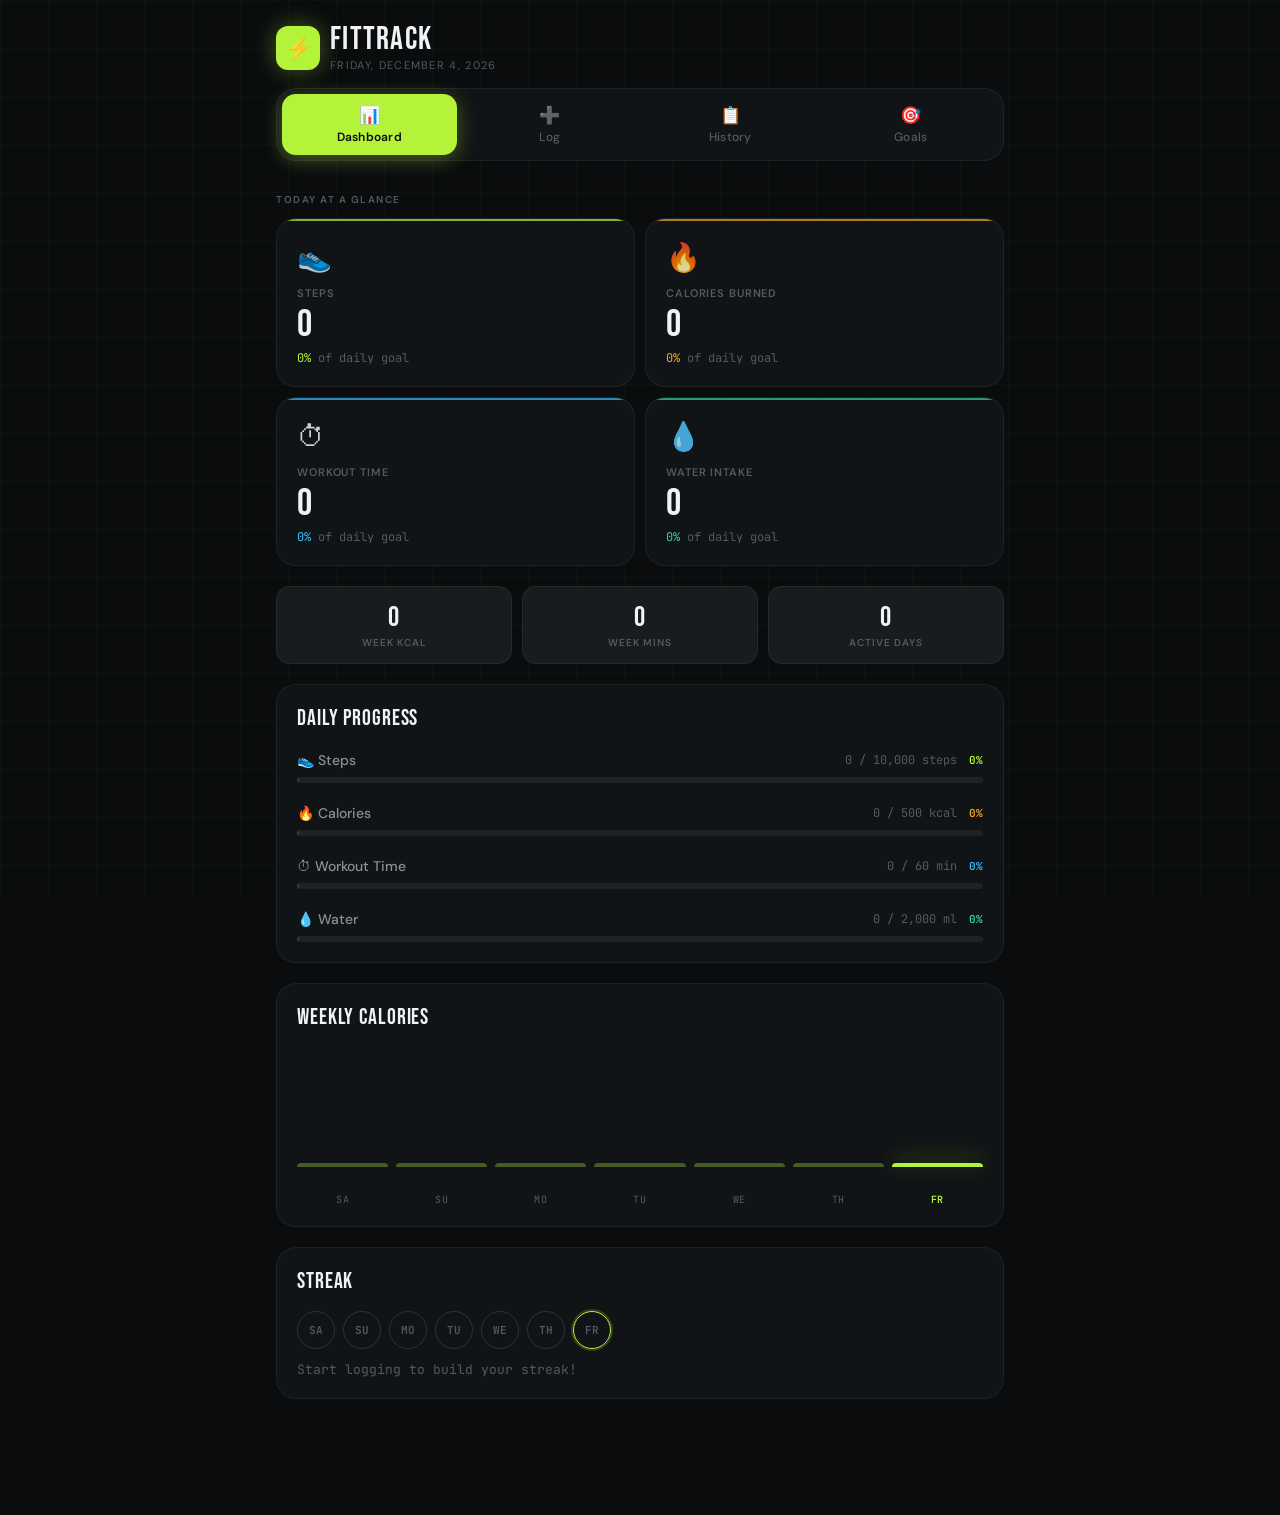
<file: FitTrack/index.html>
<!DOCTYPE html>
<html lang="en">
<head>
  <meta charset="UTF-8">
  <meta name="viewport" content="width=device-width, initial-scale=1.0">
  <title>FitTrack — Your Personal Fitness Tracker</title>
  <link rel="stylesheet" href="style.css">
</head>
<body>

<div class="app">

  <!-- ─── HEADER ─── -->
  <header class="header">
    <div class="header-logo">
      <div class="logo-mark">⚡</div>
      <div>
        <div class="logo-text">FITTRACK</div>
        <div class="logo-sub" id="today-label">Loading...</div>
      </div>
    </div>
    <div class="header-right">
      <div id="streak-badge" class="streak-badge hidden">
        🔥 0 day streak
      </div>
    </div>
  </header>

  <!-- ─── NAVIGATION ─── -->
  <nav class="nav">
    <button class="nav-btn active" onclick="switchTab('dashboard', this)">
      <span class="nav-icon">📊</span>
      Dashboard
    </button>
    <button class="nav-btn" onclick="switchTab('log', this)">
      <span class="nav-icon">➕</span>
      Log
    </button>
    <button class="nav-btn" onclick="switchTab('history', this)">
      <span class="nav-icon">📋</span>
      History
    </button>
    <button class="nav-btn" onclick="switchTab('goals', this)">
      <span class="nav-icon">🎯</span>
      Goals
    </button>
  </nav>

  <!-- ════════════════════════════════
       SCREEN: DASHBOARD
  ════════════════════════════════ -->
  <section id="screen-dashboard" class="screen active">

    <p class="section-label">Today at a glance</p>

    <div class="metric-grid">
      <div class="metric-card" style="--accent: #b5f23a;">
        <span class="big-icon">👟</span>
        <div class="metric-label">Steps</div>
        <div class="metric-value" id="d-steps">0</div>
        <div class="metric-pct" id="d-steps-pct"><span>0%</span> of daily goal</div>
      </div>

      <div class="metric-card" style="--accent: #f5a623;">
        <span class="big-icon">🔥</span>
        <div class="metric-label">Calories Burned</div>
        <div class="metric-value" id="d-cal">0 <span class="metric-unit">kcal</span></div>
        <div class="metric-pct" id="d-cal-pct"><span>0%</span> of daily goal</div>
      </div>

      <div class="metric-card" style="--accent: #38bdf8;">
        <span class="big-icon">⏱</span>
        <div class="metric-label">Workout Time</div>
        <div class="metric-value" id="d-time">0 <span class="metric-unit">min</span></div>
        <div class="metric-pct" id="d-time-pct"><span>0%</span> of daily goal</div>
      </div>

      <div class="metric-card" style="--accent: #34d399;">
        <span class="big-icon">💧</span>
        <div class="metric-label">Water Intake</div>
        <div class="metric-value" id="d-water">0 <span class="metric-unit">ml</span></div>
        <div class="metric-pct" id="d-water-pct"><span>0%</span> of daily goal</div>
      </div>
    </div>

    <!-- Weekly stat band -->
    <div class="stat-band">
      <div class="stat-pill">
        <div class="stat-pill-val" id="stat-week-cal">0</div>
        <div class="stat-pill-label">Week Kcal</div>
      </div>
      <div class="stat-pill">
        <div class="stat-pill-val" id="stat-week-time">0</div>
        <div class="stat-pill-label">Week Mins</div>
      </div>
      <div class="stat-pill">
        <div class="stat-pill-val" id="stat-active-days">0</div>
        <div class="stat-pill-label">Active Days</div>
      </div>
    </div>

    <!-- Progress bars -->
    <div class="card">
      <div class="card-title">Daily Progress</div>

      <div class="progress-row">
        <div class="progress-header">
          <span class="progress-name">👟 Steps</span>
          <span>
            <span class="progress-nums" id="prog-steps-txt">0 / 10,000 steps</span>
            <span class="progress-pct" style="color:#b5f23a;" id="prog-steps-pct">0%</span>
          </span>
        </div>
        <div class="bar-track">
          <div class="bar-fill" id="prog-steps" style="background:#b5f23a; width:0%;"></div>
        </div>
      </div>

      <div class="progress-row">
        <div class="progress-header">
          <span class="progress-name">🔥 Calories</span>
          <span>
            <span class="progress-nums" id="prog-cal-txt">0 / 500 kcal</span>
            <span class="progress-pct" style="color:#f5a623;" id="prog-cal-pct">0%</span>
          </span>
        </div>
        <div class="bar-track">
          <div class="bar-fill" id="prog-cal" style="background:#f5a623; width:0%;"></div>
        </div>
      </div>

      <div class="progress-row">
        <div class="progress-header">
          <span class="progress-name">⏱ Workout Time</span>
          <span>
            <span class="progress-nums" id="prog-time-txt">0 / 60 min</span>
            <span class="progress-pct" style="color:#38bdf8;" id="prog-time-pct">0%</span>
          </span>
        </div>
        <div class="bar-track">
          <div class="bar-fill" id="prog-time" style="background:#38bdf8; width:0%;"></div>
        </div>
      </div>

      <div class="progress-row">
        <div class="progress-header">
          <span class="progress-name">💧 Water</span>
          <span>
            <span class="progress-nums" id="prog-water-txt">0 / 2,000 ml</span>
            <span class="progress-pct" style="color:#34d399;" id="prog-water-pct">0%</span>
          </span>
        </div>
        <div class="bar-track">
          <div class="bar-fill" id="prog-water" style="background:#34d399; width:0%;"></div>
        </div>
      </div>
    </div>

    <!-- Weekly chart -->
    <div class="card">
      <div class="card-title">Weekly Calories</div>
      <div class="week-chart" id="week-bars"></div>
      <div class="week-labels" id="week-labels"></div>
    </div>

    <!-- Streak -->
    <div class="card">
      <div class="card-title">Streak</div>
      <div class="streak-dots" id="streak-dots"></div>
      <p style="font-size:13px; color:var(--text-3); margin-top:12px; font-family:var(--font-mono);" id="streak-text"></p>
    </div>

  </section>

  <!-- ════════════════════════════════
       SCREEN: LOG ACTIVITY
  ════════════════════════════════ -->
  <section id="screen-log" class="screen">

    <p class="section-label">What did you do today?</p>

    <div class="card">

      <!-- Activity type -->
      <div class="form-group">
        <label class="form-label">Activity Type</label>
        <div class="type-grid">
          <button class="type-btn selected" onclick="selectType(this,'Running','🏃')">
            <span class="t-icon">🏃</span>Running
          </button>
          <button class="type-btn" onclick="selectType(this,'Cycling','🚴')">
            <span class="t-icon">🚴</span>Cycling
          </button>
          <button class="type-btn" onclick="selectType(this,'Swimming','🏊')">
            <span class="t-icon">🏊</span>Swimming
          </button>
          <button class="type-btn" onclick="selectType(this,'Strength','🏋️')">
            <span class="t-icon">🏋️</span>Strength
          </button>
          <button class="type-btn" onclick="selectType(this,'Yoga','🧘')">
            <span class="t-icon">🧘</span>Yoga
          </button>
          <button class="type-btn" onclick="selectType(this,'Walking','🚶')">
            <span class="t-icon">🚶</span>Walking
          </button>
        </div>
      </div>

      <!-- Duration + Calories -->
      <div class="form-group">
        <div class="form-row-2">
          <div>
            <label class="form-label">Duration (min)</label>
            <input class="form-input" type="number" id="inp-duration" placeholder="30" min="1" max="600">
          </div>
          <div>
            <label class="form-label">Calories burned</label>
            <input class="form-input" type="number" id="inp-calories" placeholder="250" min="0" max="9999">
          </div>
        </div>
      </div>

      <!-- Steps + Water -->
      <div class="form-group">
        <div class="form-row-2">
          <div>
            <label class="form-label">Steps (optional)</label>
            <input class="form-input" type="number" id="inp-steps" placeholder="6000" min="0">
          </div>
          <div>
            <label class="form-label">Water (ml)</label>
            <input class="form-input" type="number" id="inp-water" placeholder="500" min="0">
          </div>
        </div>
      </div>

      <!-- Notes -->
      <div class="form-group">
        <label class="form-label">Notes (optional)</label>
        <input class="form-input form-input-text" type="text" id="inp-notes" placeholder="e.g. Morning run along the river…">
      </div>

      <div class="msg msg-error" id="log-err"></div>
      <button class="submit-btn" onclick="logActivity()">LOG ACTIVITY</button>
      <div class="msg msg-success" id="log-ok">✓ Activity logged successfully!</div>

    </div>
  </section>

  <!-- ════════════════════════════════
       SCREEN: HISTORY
  ════════════════════════════════ -->
  <section id="screen-history" class="screen">

    <p class="section-label">All logged activities</p>
    <div class="log-list" id="history-list"></div>

  </section>

  <!-- ════════════════════════════════
       SCREEN: GOALS
  ════════════════════════════════ -->
  <section id="screen-goals" class="screen">

    <p class="section-label">Set your daily targets</p>

    <div class="card" style="padding-bottom:8px;">

      <div class="goal-row">
        <span class="goal-icon">👟</span>
        <span class="goal-label">Steps target</span>
        <input class="form-input" type="number" id="g-steps" placeholder="10000">
      </div>

      <div class="goal-row">
        <span class="goal-icon">🔥</span>
        <span class="goal-label">Calories target (kcal)</span>
        <input class="form-input" type="number" id="g-cal" placeholder="500">
      </div>

      <div class="goal-row">
        <span class="goal-icon">⏱</span>
        <span class="goal-label">Workout time (min)</span>
        <input class="form-input" type="number" id="g-time" placeholder="60">
      </div>

      <div class="goal-row">
        <span class="goal-icon">💧</span>
        <span class="goal-label">Water intake (ml)</span>
        <input class="form-input" type="number" id="g-water" placeholder="2000">
      </div>

      <div style="padding: 8px 0 12px;">
        <button class="submit-btn" onclick="saveGoals()">SAVE GOALS</button>
        <div class="msg msg-success" id="goals-msg">✓ Goals updated!</div>
      </div>

    </div>

    <p class="section-label" style="margin-top:1.5rem;">Workout minutes — this week</p>
    <div class="card">
      <div class="week-chart" id="week-bars-time"></div>
      <div class="week-labels" id="week-labels-time"></div>
    </div>

  </section>

</div><!-- /app -->

<script src="app.js"></script>
</body>
</html>
</file>
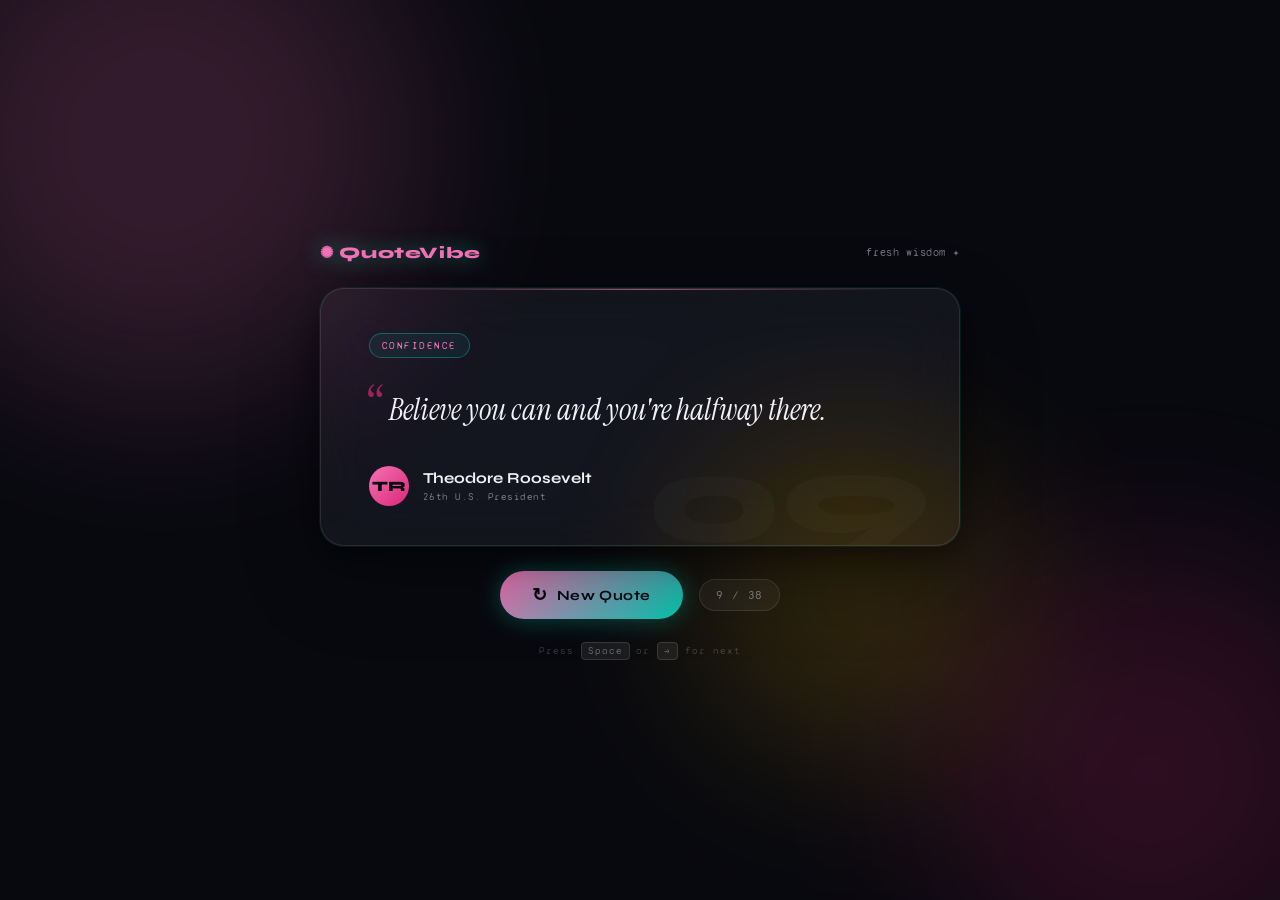
<file: Quote Generator/index.html>
<!DOCTYPE html>
<html lang="en">
<head>
  <meta charset="UTF-8" />
  <meta name="viewport" content="width=device-width, initial-scale=1.0"/>
  <title>QuoteVibe — Daily Inspiration</title>
  <link rel="preconnect" href="https://fonts.googleapis.com" />
  <link rel="preconnect" href="https://fonts.gstatic.com" crossorigin />
  <link href="https://fonts.googleapis.com/css2?family=Syne:wght@400;700;800&family=Syne+Mono&family=Instrument+Serif:ital@0;1&display=swap" rel="stylesheet"/>
  <link rel="stylesheet" href="style.css" />
</head>
<body>

  <!-- Animated background blobs -->
  <div class="bg">
    <div class="blob blob-1"></div>
    <div class="blob blob-2"></div>
    <div class="blob blob-3"></div>
  </div>

  <!-- Main App -->
  <main class="app">

    <!-- Header -->
    <header class="header">
      <span class="logo">✺ QuoteVibe</span>
      <span class="tagline" id="tagline">loading vibe...</span>
    </header>

    <!-- Quote Card -->
    <div class="card" id="card">
      <div class="card-inner">

        <div class="category-badge" id="categoryBadge">Wisdom</div>

        <blockquote class="quote" id="quoteText">
          <!-- Quote injected by JS -->
        </blockquote>

        <div class="author-block">
          <div class="author-avatar" id="authorAvatar"></div>
          <div class="author-info">
            <span class="author-name" id="authorName">—</span>
            <span class="author-meta" id="authorMeta"></span>
          </div>
        </div>

      </div>

      <!-- Decorative number -->
      <span class="bg-number" id="bgNumber">01</span>
    </div>

    <!-- Controls -->
    <div class="controls">
      <button class="btn-new" id="newQuoteBtn">
        <span class="btn-icon">↻</span>
        <span class="btn-label">New Quote</span>
      </button>

      <div class="counter-pill" id="counterPill">1 / 30</div>
    </div>

    <!-- Keyboard hint -->
    <p class="kbd-hint">
      Press <kbd>Space</kbd> or <kbd>→</kbd> for next
    </p>

  </main>

  <script src="script.js"></script>
</body>
</html>
</file>
<file: FitTrack/style.css>
@import url('https://fonts.googleapis.com/css2?family=Bebas+Neue&family=DM+Sans:wght@300;400;500;600&family=JetBrains+Mono:wght@400;600&display=swap');

/* ─── RESET & BASE ─── */
*, *::before, *::after { box-sizing: border-box; margin: 0; padding: 0; }

:root {
  --bg-deep:    #0a0c0e;
  --bg-card:    #111416;
  --bg-raised:  #181c1f;
  --bg-hover:   #1e2328;
  --border:     rgba(255,255,255,0.06);
  --border-md:  rgba(255,255,255,0.12);
  --border-hi:  rgba(255,255,255,0.22);

  --neon:       #b5f23a;
  --neon-dim:   rgba(181,242,58,0.12);
  --neon-glow:  rgba(181,242,58,0.35);
  --amber:      #f5a623;
  --amber-dim:  rgba(245,166,35,0.12);
  --sky:        #38bdf8;
  --sky-dim:    rgba(56,189,248,0.12);
  --coral:      #f87171;
  --coral-dim:  rgba(248,113,113,0.12);
  --teal:       #34d399;
  --teal-dim:   rgba(52,211,153,0.12);

  --text:       #f0f2f4;
  --text-2:     #8a9099;
  --text-3:     #525a63;

  --font-display: 'Bebas Neue', sans-serif;
  --font-body:    'DM Sans', sans-serif;
  --font-mono:    'JetBrains Mono', monospace;

  --r-sm: 8px;
  --r-md: 14px;
  --r-lg: 20px;
  --r-xl: 28px;
}

html { scroll-behavior: smooth; }

body {
  font-family: var(--font-body);
  background: var(--bg-deep);
  color: var(--text);
  min-height: 100vh;
  overflow-x: hidden;
}

/* Animated background grid */
body::before {
  content: '';
  position: fixed;
  inset: 0;
  background-image:
    linear-gradient(rgba(181,242,58,0.03) 1px, transparent 1px),
    linear-gradient(90deg, rgba(181,242,58,0.03) 1px, transparent 1px);
  background-size: 48px 48px;
  pointer-events: none;
  z-index: 0;
}

/* ─── APP SHELL ─── */
.app {
  position: relative;
  z-index: 1;
  max-width: 760px;
  margin: 0 auto;
  padding: 0 1rem 6rem;
}

/* ─── HEADER ─── */
.header {
  display: flex;
  align-items: center;
  padding: 1.5rem 0 1rem;
  gap: 14px;
}

.header-logo {
  display: flex;
  align-items: center;
  gap: 10px;
}

.logo-mark {
  width: 44px;
  height: 44px;
  background: var(--neon);
  border-radius: 12px;
  display: flex;
  align-items: center;
  justify-content: center;
  font-size: 22px;
  box-shadow: 0 0 24px var(--neon-glow);
  flex-shrink: 0;
}

.logo-text {
  font-family: var(--font-display);
  font-size: 32px;
  letter-spacing: 0.04em;
  color: var(--text);
  line-height: 1;
}

.logo-sub {
  font-size: 11px;
  color: var(--text-3);
  letter-spacing: 0.12em;
  text-transform: uppercase;
  margin-top: 2px;
}

.header-right {
  margin-left: auto;
  display: flex;
  align-items: center;
  gap: 14px;
}

.header-date {
  text-align: right;
}

.header-date-day {
  font-size: 13px;
  color: var(--text-2);
  font-family: var(--font-mono);
}

.streak-badge {
  display: flex;
  align-items: center;
  gap: 6px;
  background: var(--neon-dim);
  border: 1px solid rgba(181,242,58,0.25);
  border-radius: 99px;
  padding: 6px 12px;
  font-size: 13px;
  color: var(--neon);
  font-weight: 600;
  font-family: var(--font-mono);
  transition: all 0.3s;
}

.streak-badge.hidden { opacity: 0; pointer-events: none; }

/* ─── NAV ─── */
.nav {
  display: grid;
  grid-template-columns: repeat(4, 1fr);
  gap: 6px;
  background: var(--bg-card);
  border: 1px solid var(--border);
  border-radius: var(--r-lg);
  padding: 5px;
  margin-bottom: 2rem;
  position: sticky;
  top: 12px;
  z-index: 100;
  backdrop-filter: blur(20px);
}

.nav-btn {
  display: flex;
  flex-direction: column;
  align-items: center;
  gap: 3px;
  padding: 10px 6px;
  border: none;
  background: transparent;
  border-radius: var(--r-md);
  font-family: var(--font-body);
  font-size: 12px;
  color: var(--text-3);
  cursor: pointer;
  transition: all 0.2s;
  font-weight: 500;
  letter-spacing: 0.02em;
}

.nav-btn .nav-icon { font-size: 17px; transition: transform 0.2s; }

.nav-btn:hover { color: var(--text-2); background: var(--bg-hover); }
.nav-btn:hover .nav-icon { transform: scale(1.15); }

.nav-btn.active {
  background: var(--neon);
  color: #0a0c0e;
  font-weight: 600;
  box-shadow: 0 4px 20px var(--neon-glow);
}

.nav-btn.active .nav-icon { filter: none; }

/* ─── SCREENS ─── */
.screen { display: none; animation: fadeUp 0.35s ease; }
.screen.active { display: block; }

@keyframes fadeUp {
  from { opacity: 0; transform: translateY(14px); }
  to   { opacity: 1; transform: translateY(0); }
}

/* ─── SECTION LABEL ─── */
.section-label {
  font-size: 10px;
  font-weight: 600;
  letter-spacing: 0.15em;
  text-transform: uppercase;
  color: var(--text-3);
  margin-bottom: 12px;
}

/* ─── METRIC GRID ─── */
.metric-grid {
  display: grid;
  grid-template-columns: repeat(2, minmax(0,1fr));
  gap: 10px;
  margin-bottom: 1.25rem;
}

.metric-card {
  background: var(--bg-card);
  border: 1px solid var(--border);
  border-radius: var(--r-lg);
  padding: 20px;
  position: relative;
  overflow: hidden;
  transition: border-color 0.2s, transform 0.2s;
  cursor: default;
}

.metric-card::before {
  content: '';
  position: absolute;
  top: 0; left: 0;
  right: 0; height: 2px;
  border-radius: 99px 99px 0 0;
  background: var(--accent, var(--neon));
  opacity: 0.7;
}

.metric-card:hover {
  border-color: var(--border-md);
  transform: translateY(-2px);
}

.metric-card .big-icon {
  font-size: 28px;
  margin-bottom: 10px;
  display: block;
  opacity: 0.85;
}

.metric-label {
  font-size: 11px;
  color: var(--text-3);
  letter-spacing: 0.08em;
  text-transform: uppercase;
  font-weight: 600;
  margin-bottom: 6px;
}

.metric-value {
  font-family: var(--font-display);
  font-size: 38px;
  letter-spacing: 0.02em;
  color: var(--text);
  line-height: 1;
}

.metric-unit {
  font-family: var(--font-body);
  font-size: 14px;
  color: var(--text-3);
  font-weight: 400;
}

.metric-pct {
  font-size: 12px;
  color: var(--text-3);
  margin-top: 6px;
  font-family: var(--font-mono);
}

.metric-pct span { color: var(--accent, var(--neon)); }

/* ─── CARD ─── */
.card {
  background: var(--bg-card);
  border: 1px solid var(--border);
  border-radius: var(--r-lg);
  padding: 20px;
  margin-bottom: 1.25rem;
}

.card-title {
  font-family: var(--font-display);
  font-size: 22px;
  letter-spacing: 0.04em;
  color: var(--text);
  margin-bottom: 16px;
}

/* ─── PROGRESS BARS ─── */
.progress-row { margin-bottom: 18px; }
.progress-row:last-child { margin-bottom: 0; }

.progress-header {
  display: flex;
  justify-content: space-between;
  align-items: flex-end;
  margin-bottom: 8px;
}

.progress-name {
  font-size: 14px;
  color: var(--text-2);
  font-weight: 500;
}

.progress-nums {
  font-size: 12px;
  color: var(--text-3);
  font-family: var(--font-mono);
}

.progress-pct {
  font-size: 11px;
  font-family: var(--font-mono);
  font-weight: 600;
  margin-left: 8px;
}

.bar-track {
  height: 6px;
  background: rgba(255,255,255,0.06);
  border-radius: 99px;
  overflow: hidden;
}

.bar-fill {
  height: 100%;
  border-radius: 99px;
  transition: width 0.8s cubic-bezier(0.16,1,0.3,1);
  position: relative;
}

.bar-fill::after {
  content: '';
  position: absolute;
  right: 0; top: 0; bottom: 0;
  width: 8px;
  background: rgba(255,255,255,0.5);
  border-radius: 99px;
  filter: blur(2px);
}

/* ─── WEEKLY BAR CHART ─── */
.week-chart {
  display: flex;
  align-items: flex-end;
  gap: 8px;
  height: 140px;
  padding-bottom: 2px;
}

.week-col {
  flex: 1;
  display: flex;
  flex-direction: column;
  align-items: center;
  height: 100%;
}

.week-bar-wrap {
  flex: 1;
  width: 100%;
  display: flex;
  align-items: flex-end;
}

.week-bar {
  width: 100%;
  border-radius: 6px 6px 0 0;
  min-height: 4px;
  transition: height 0.6s cubic-bezier(0.16,1,0.3,1);
  position: relative;
}

.week-bar.today { box-shadow: 0 -4px 20px var(--neon-glow); }

.week-val {
  font-size: 10px;
  color: var(--text-3);
  font-family: var(--font-mono);
  margin-top: 4px;
  min-height: 14px;
}

.week-labels {
  display: flex;
  gap: 8px;
  margin-top: 6px;
}

.week-label-item {
  flex: 1;
  text-align: center;
  font-size: 10px;
  color: var(--text-3);
  font-family: var(--font-mono);
  letter-spacing: 0.05em;
}

.week-label-item.today { color: var(--neon); font-weight: 600; }

/* ─── STREAK DOTS ─── */
.streak-dots {
  display: flex;
  gap: 8px;
  margin-top: 14px;
}

.streak-dot {
  flex: 1;
  aspect-ratio: 1;
  max-width: 38px;
  border-radius: 50%;
  border: 1px solid var(--border-md);
  display: flex;
  align-items: center;
  justify-content: center;
  font-size: 11px;
  font-weight: 600;
  color: var(--text-3);
  font-family: var(--font-mono);
  transition: all 0.3s;
}

.streak-dot.done {
  background: var(--neon-dim);
  border-color: rgba(181,242,58,0.4);
  color: var(--neon);
  box-shadow: 0 0 14px rgba(181,242,58,0.2);
}

.streak-dot.today-dot {
  border-color: var(--neon);
  box-shadow: 0 0 0 2px rgba(181,242,58,0.2);
}

/* ─── LOG ACTIVITY FORM ─── */
.type-grid {
  display: grid;
  grid-template-columns: repeat(3, 1fr);
  gap: 8px;
  margin-bottom: 20px;
}

.type-btn {
  padding: 14px 8px 12px;
  border: 1px solid var(--border);
  border-radius: var(--r-md);
  background: var(--bg-raised);
  cursor: pointer;
  text-align: center;
  font-family: var(--font-body);
  font-size: 12px;
  color: var(--text-3);
  transition: all 0.2s;
  font-weight: 500;
  letter-spacing: 0.02em;
}

.type-btn .t-icon { font-size: 24px; display: block; margin-bottom: 6px; }

.type-btn:hover {
  border-color: var(--border-md);
  color: var(--text-2);
  transform: translateY(-2px);
}

.type-btn.selected {
  border-color: var(--neon);
  background: var(--neon-dim);
  color: var(--neon);
  font-weight: 600;
  box-shadow: 0 4px 20px var(--neon-glow);
}

.form-group { margin-bottom: 16px; }

.form-label {
  font-size: 11px;
  font-weight: 600;
  letter-spacing: 0.1em;
  text-transform: uppercase;
  color: var(--text-3);
  display: block;
  margin-bottom: 8px;
}

.form-row-2 {
  display: grid;
  grid-template-columns: 1fr 1fr;
  gap: 12px;
}

.form-input, .form-select {
  width: 100%;
  padding: 12px 14px;
  background: var(--bg-raised);
  border: 1px solid var(--border-md);
  border-radius: var(--r-sm);
  color: var(--text);
  font-family: var(--font-mono);
  font-size: 14px;
  transition: all 0.2s;
  -webkit-appearance: none;
}

.form-input::placeholder { color: var(--text-3); }
.form-input:focus, .form-select:focus {
  outline: none;
  border-color: var(--neon);
  box-shadow: 0 0 0 3px rgba(181,242,58,0.12);
}

.form-input-text {
  font-family: var(--font-body);
  font-size: 14px;
}

.submit-btn {
  width: 100%;
  padding: 15px;
  background: var(--neon);
  color: #0a0c0e;
  border: none;
  border-radius: var(--r-md);
  font-family: var(--font-display);
  font-size: 22px;
  letter-spacing: 0.06em;
  cursor: pointer;
  transition: all 0.2s;
  margin-top: 8px;
  box-shadow: 0 4px 30px var(--neon-glow);
}

.submit-btn:hover {
  transform: translateY(-2px);
  box-shadow: 0 8px 40px var(--neon-glow);
}

.submit-btn:active { transform: scale(0.98); }

/* ─── MESSAGES ─── */
.msg {
  font-size: 13px;
  padding: 10px 14px;
  border-radius: var(--r-sm);
  margin-top: 12px;
  display: none;
  font-family: var(--font-mono);
}

.msg-error { background: var(--coral-dim); color: var(--coral); border: 1px solid rgba(248,113,113,0.25); }
.msg-success { background: var(--neon-dim); color: var(--neon); border: 1px solid rgba(181,242,58,0.25); }

/* ─── HISTORY LIST ─── */
.log-list { display: flex; flex-direction: column; gap: 10px; }

.log-item {
  background: var(--bg-card);
  border: 1px solid var(--border);
  border-radius: var(--r-lg);
  padding: 16px 18px;
  display: flex;
  align-items: center;
  gap: 14px;
  transition: all 0.2s;
  animation: fadeUp 0.3s ease;
}

.log-item:hover {
  border-color: var(--border-md);
  transform: translateX(4px);
}

.log-icon {
  width: 46px; height: 46px;
  border-radius: 14px;
  background: var(--neon-dim);
  border: 1px solid rgba(181,242,58,0.2);
  display: flex;
  align-items: center;
  justify-content: center;
  font-size: 22px;
  flex-shrink: 0;
}

.log-info { flex: 1; min-width: 0; }

.log-title {
  font-size: 15px;
  font-weight: 600;
  color: var(--text);
  margin-bottom: 3px;
}

.log-meta {
  font-size: 12px;
  color: var(--text-3);
  font-family: var(--font-mono);
}

.log-notes {
  font-size: 12px;
  color: var(--text-3);
  font-style: italic;
  margin-top: 2px;
  font-family: var(--font-body);
}

.log-right { text-align: right; flex-shrink: 0; }

.log-cal {
  font-family: var(--font-display);
  font-size: 22px;
  color: var(--neon);
  letter-spacing: 0.04em;
  line-height: 1;
}

.log-cal-unit { font-size: 11px; color: var(--text-3); font-family: var(--font-body); }

.log-del {
  background: none;
  border: 1px solid var(--border);
  cursor: pointer;
  color: var(--text-3);
  font-size: 14px;
  padding: 6px 8px;
  border-radius: 8px;
  margin-top: 6px;
  transition: all 0.2s;
  font-family: var(--font-body);
}

.log-del:hover { border-color: var(--coral); color: var(--coral); background: var(--coral-dim); }

/* ─── EMPTY STATE ─── */
.empty-state {
  text-align: center;
  padding: 48px 24px;
  color: var(--text-3);
  font-size: 15px;
  line-height: 1.7;
}

.empty-icon {
  font-size: 48px;
  display: block;
  margin-bottom: 14px;
  opacity: 0.5;
}

/* ─── GOALS ─── */
.goal-row {
  display: flex;
  align-items: center;
  gap: 14px;
  margin-bottom: 14px;
  padding: 14px 16px;
  background: var(--bg-raised);
  border: 1px solid var(--border);
  border-radius: var(--r-md);
  transition: border-color 0.2s;
}

.goal-row:hover { border-color: var(--border-md); }

.goal-icon { font-size: 20px; flex-shrink: 0; }

.goal-label {
  flex: 1;
  font-size: 14px;
  color: var(--text-2);
  font-weight: 500;
}

.goal-row .form-input {
  width: 100px;
  flex-shrink: 0;
  text-align: right;
  padding: 8px 10px;
}

/* ─── STAT BAND ─── */
.stat-band {
  display: grid;
  grid-template-columns: repeat(3, 1fr);
  gap: 10px;
  margin-bottom: 1.25rem;
}

.stat-pill {
  background: var(--bg-raised);
  border: 1px solid var(--border);
  border-radius: var(--r-md);
  padding: 14px 16px;
  text-align: center;
}

.stat-pill-val {
  font-family: var(--font-display);
  font-size: 28px;
  letter-spacing: 0.04em;
  color: var(--text);
}

.stat-pill-label {
  font-size: 10px;
  color: var(--text-3);
  text-transform: uppercase;
  letter-spacing: 0.1em;
  margin-top: 2px;
  font-weight: 600;
}

/* ─── SCROLLBAR ─── */
::-webkit-scrollbar { width: 4px; }
::-webkit-scrollbar-track { background: transparent; }
::-webkit-scrollbar-thumb { background: var(--border-md); border-radius: 99px; }

/* ─── RESPONSIVE ─── */
@media (max-width: 520px) {
  .metric-grid { grid-template-columns: 1fr 1fr; }
  .type-grid { grid-template-columns: repeat(3, 1fr); }
  .form-row-2 { grid-template-columns: 1fr; }
  .stat-band { grid-template-columns: repeat(3, 1fr); }
  .metric-value { font-size: 30px; }
}
</file>
<file: Quote Generator/style.css>
/* ============================================
   QUOTEVIBE — style.css
   Aesthetic: Bold Neon Glassmorphism
   ============================================ */

/* ---------- Reset & Base ---------- */
*, *::before, *::after {
  box-sizing: border-box;
  margin: 0;
  padding: 0;
}

:root {
  --bg-dark:    #08090f;
  --neon-cyan:  #00f5d4;
  --neon-pink:  #ff2d78;
  --neon-amber: #ffc107;
  --glass-bg:   rgba(255, 255, 255, 0.05);
  --glass-border: rgba(255, 255, 255, 0.10);
  --text-bright: #f0f0f8;
  --text-muted:  rgba(240, 240, 248, 0.45);
  --card-radius: 24px;
  --transition:  0.4s cubic-bezier(0.23, 1, 0.32, 1);
}

body {
  background: var(--bg-dark);
  min-height: 100vh;
  display: flex;
  align-items: center;
  justify-content: center;
  font-family: 'Syne', sans-serif;
  color: var(--text-bright);
  overflow: hidden;
}

/* ---------- Animated Background Blobs ---------- */
.bg {
  position: fixed;
  inset: 0;
  z-index: 0;
  pointer-events: none;
}

.blob {
  position: absolute;
  border-radius: 50%;
  filter: blur(90px);
  opacity: 0.18;
  animation: drift 14s ease-in-out infinite alternate;
}

.blob-1 {
  width: 520px; height: 520px;
  background: var(--neon-cyan);
  top: -120px; left: -100px;
  animation-duration: 16s;
}

.blob-2 {
  width: 420px; height: 420px;
  background: var(--neon-pink);
  bottom: -80px; right: -80px;
  animation-duration: 12s;
  animation-delay: -4s;
}

.blob-3 {
  width: 300px; height: 300px;
  background: var(--neon-amber);
  top: 50%; left: 55%;
  animation-duration: 18s;
  animation-delay: -8s;
}

@keyframes drift {
  0%   { transform: translate(0, 0) scale(1); }
  100% { transform: translate(40px, 30px) scale(1.08); }
}

/* ---------- App Shell ---------- */
.app {
  position: relative;
  z-index: 1;
  width: min(640px, 94vw);
  display: flex;
  flex-direction: column;
  align-items: center;
  gap: 1.6rem;
}

/* ---------- Header ---------- */
.header {
  width: 100%;
  display: flex;
  align-items: center;
  justify-content: space-between;
}

.logo {
  font-family: 'Syne', sans-serif;
  font-weight: 800;
  font-size: 1rem;
  letter-spacing: 0.04em;
  color: var(--neon-cyan);
  text-shadow: 0 0 20px rgba(0, 245, 212, 0.5);
}

.tagline {
  font-family: 'Syne Mono', monospace;
  font-size: 0.68rem;
  color: var(--text-muted);
  letter-spacing: 0.06em;
}

/* ---------- Card ---------- */
.card {
  width: 100%;
  background: var(--glass-bg);
  backdrop-filter: blur(28px) saturate(180%);
  -webkit-backdrop-filter: blur(28px) saturate(180%);
  border: 1px solid var(--glass-border);
  border-radius: var(--card-radius);
  padding: 2.8rem 3rem 2.4rem;
  position: relative;
  overflow: hidden;
  box-shadow:
    0 0 0 1px rgba(0, 245, 212, 0.08),
    0 8px 32px rgba(0, 0, 0, 0.45),
    0 32px 80px rgba(0, 0, 0, 0.3);
  transition: transform var(--transition), box-shadow var(--transition);
}

.card:hover {
  transform: translateY(-3px);
  box-shadow:
    0 0 0 1px rgba(0, 245, 212, 0.14),
    0 12px 40px rgba(0, 0, 0, 0.5),
    0 40px 100px rgba(0, 0, 0, 0.35);
}

/* Glow line at top of card */
.card::before {
  content: '';
  position: absolute;
  top: 0; left: 10%; right: 10%;
  height: 1px;
  background: linear-gradient(90deg, transparent, var(--neon-cyan), transparent);
  opacity: 0.6;
}

.card-inner {
  position: relative;
  z-index: 1;
}

/* ---------- Category Badge ---------- */
.category-badge {
  display: inline-block;
  font-family: 'Syne Mono', monospace;
  font-size: 0.65rem;
  letter-spacing: 0.14em;
  text-transform: uppercase;
  color: var(--neon-cyan);
  border: 1px solid rgba(0, 245, 212, 0.3);
  padding: 0.3rem 0.75rem;
  border-radius: 100px;
  margin-bottom: 1.8rem;
  background: rgba(0, 245, 212, 0.06);
  transition: opacity 0.3s ease;
}

/* ---------- Quote Text ---------- */
.quote {
  font-family: 'Instrument Serif', serif;
  font-size: clamp(1.3rem, 3.5vw, 1.85rem);
  font-style: italic;
  line-height: 1.6;
  color: var(--text-bright);
  margin-bottom: 2rem;
  padding-left: 0;
  border: none;
  quotes: "\201C" "\201D";
  transition: opacity 0.35s ease, transform 0.35s ease;
}

.quote::before {
  content: open-quote;
  font-size: 3.5rem;
  line-height: 0;
  vertical-align: -0.55rem;
  margin-right: 0.15rem;
  color: var(--neon-pink);
  opacity: 0.7;
  font-style: normal;
}

/* ---------- Author Block ---------- */
.author-block {
  display: flex;
  align-items: center;
  gap: 0.85rem;
  transition: opacity 0.35s ease;
}

.author-avatar {
  width: 40px; height: 40px;
  border-radius: 50%;
  background: linear-gradient(135deg, var(--neon-cyan), var(--neon-pink));
  display: flex;
  align-items: center;
  justify-content: center;
  font-weight: 800;
  font-size: 0.9rem;
  color: var(--bg-dark);
  flex-shrink: 0;
  transition: background 0.4s ease;
}

.author-info {
  display: flex;
  flex-direction: column;
  gap: 0.2rem;
}

.author-name {
  font-family: 'Syne', sans-serif;
  font-weight: 700;
  font-size: 0.95rem;
  color: var(--text-bright);
}

.author-meta {
  font-family: 'Syne Mono', monospace;
  font-size: 0.65rem;
  color: var(--text-muted);
  letter-spacing: 0.05em;
}

/* ---------- Background Quote Number ---------- */
.bg-number {
  position: absolute;
  bottom: -1.2rem;
  right: 1.8rem;
  font-family: 'Syne', sans-serif;
  font-weight: 800;
  font-size: 8rem;
  color: rgba(255, 255, 255, 0.025);
  pointer-events: none;
  user-select: none;
  line-height: 1;
  transition: opacity 0.3s ease;
}

/* ---------- Fade Animation ---------- */
.fade-out .quote,
.fade-out .author-block,
.fade-out .category-badge {
  opacity: 0;
  transform: translateY(10px);
}

/* ---------- Controls ---------- */
.controls {
  display: flex;
  align-items: center;
  gap: 1rem;
  width: 100%;
  justify-content: center;
}

/* New Quote Button */
.btn-new {
  display: flex;
  align-items: center;
  gap: 0.6rem;
  background: linear-gradient(135deg, var(--neon-cyan), #00c9b1);
  color: var(--bg-dark);
  border: none;
  border-radius: 100px;
  padding: 0.85rem 2rem;
  font-family: 'Syne', sans-serif;
  font-weight: 700;
  font-size: 0.88rem;
  letter-spacing: 0.04em;
  cursor: pointer;
  transition: all 0.25s ease;
  box-shadow: 0 0 24px rgba(0, 245, 212, 0.3);
}

.btn-new:hover {
  transform: scale(1.05);
  box-shadow: 0 0 40px rgba(0, 245, 212, 0.5);
}

.btn-new:active {
  transform: scale(0.97);
}

.btn-icon {
  font-size: 1.1rem;
  display: inline-block;
  transition: transform 0.5s ease;
}

.btn-new:hover .btn-icon {
  transform: rotate(180deg);
}

/* Counter Pill */
.counter-pill {
  font-family: 'Syne Mono', monospace;
  font-size: 0.72rem;
  color: var(--text-muted);
  background: var(--glass-bg);
  border: 1px solid var(--glass-border);
  border-radius: 100px;
  padding: 0.5rem 1rem;
  letter-spacing: 0.08em;
}

/* ---------- Keyboard Hint ---------- */
.kbd-hint {
  font-family: 'Syne Mono', monospace;
  font-size: 0.62rem;
  color: rgba(240, 240, 248, 0.2);
  letter-spacing: 0.1em;
}

kbd {
  background: rgba(255,255,255,0.07);
  border: 1px solid rgba(255,255,255,0.12);
  border-radius: 4px;
  padding: 0.1rem 0.35rem;
  font-family: inherit;
  font-size: inherit;
  color: rgba(240,240,248,0.35);
}

/* ---------- Responsive ---------- */
@media (max-width: 480px) {
  .card {
    padding: 2rem 1.6rem 1.8rem;
  }

  .controls {
    flex-direction: column;
  }
}
</file>
